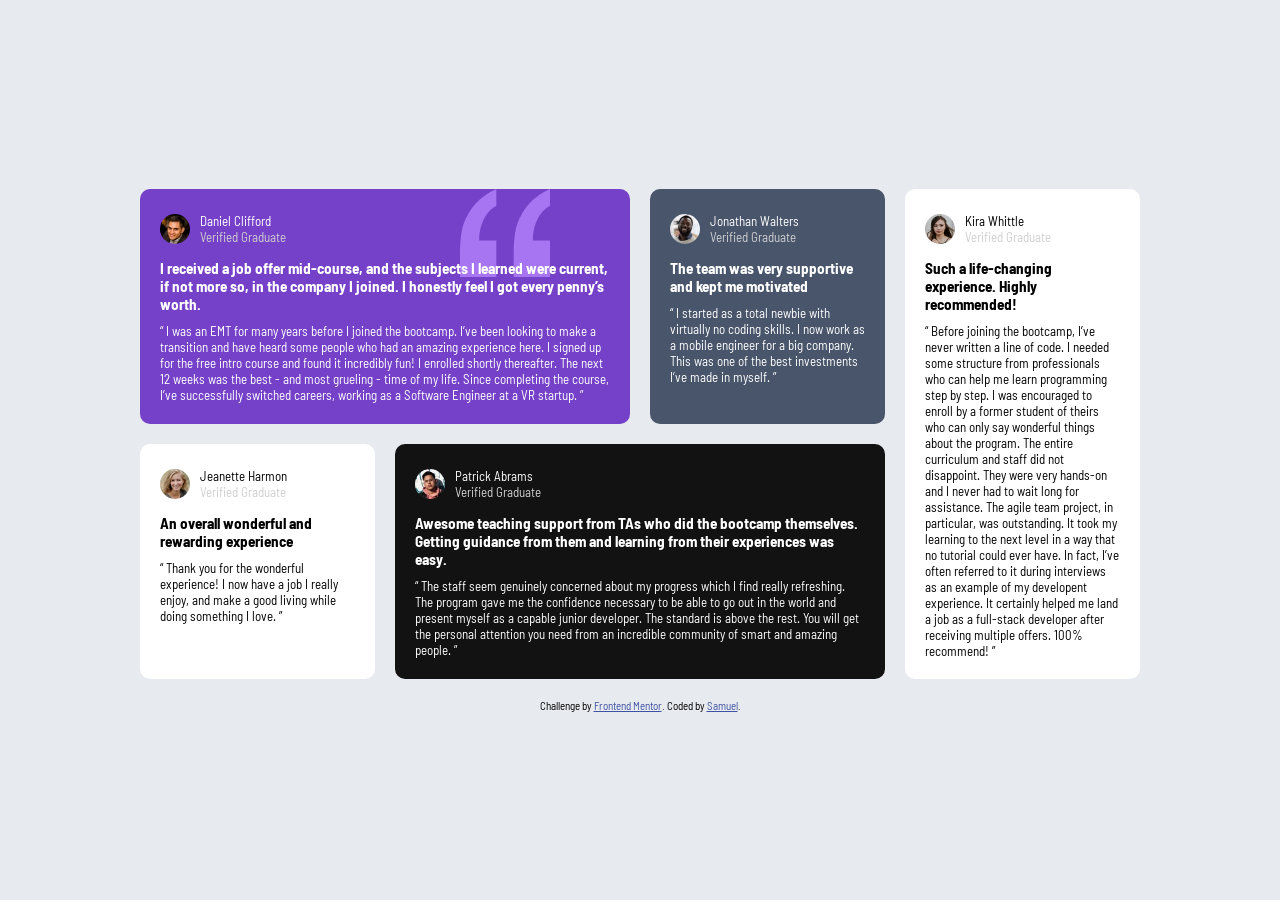
<file: testimonials-grid-section-main/index.html>
<!doctype html>
<html lang="en">
  <head>
    <meta charset="UTF-8" />
    <meta name="viewport" content="width=device-width, initial-scale=1.0" />
    <!-- displays site properly based on user's device -->

    <link
      rel="icon"
      type="image/png"
      sizes="32x32"
      href="./images/favicon-32x32.png"
    />

    <link rel="stylesheet" href="style.css" />

    <title>Frontend Mentor | [Samuel]</title>

    <style>
      .attribution {
        font-size: 0.6875rem;
        text-align: center;
        margin-top: 20px;
      }
      .attribution a {
        color: hsl(228, 45%, 44%);
      }
    </style>
  </head>
  <body>
    <main class="testimonials-grid">
      <div class="card card1">
        <header>
          <img src="images/image-daniel.jpg" alt="Daniel Clifford" />
          <div class="name">
            <p>Daniel Clifford</p>
            <span>Verified Graduate </span>
          </div>
        </header>
        <h3>
          I received a job offer mid-course, and the subjects I learned were
          current, if not more so, in the company I joined. I honestly feel I
          got every penny’s worth.
        </h3>
        <p>
          “ I was an EMT for many years before I joined the bootcamp. I’ve been
          looking to make a transition and have heard some people who had an
          amazing experience here. I signed up for the free intro course and
          found it incredibly fun! I enrolled shortly thereafter. The next 12
          weeks was the best - and most grueling - time of my life. Since
          completing the course, I’ve successfully switched careers, working as
          a Software Engineer at a VR startup. ”
        </p>
      </div>
      <div class="card card2">
        <header>
          <img src="images/image-jonathan.jpg" alt="Jonathan Walters" />
          <div class="name">
            <p>Jonathan Walters</p>
            <span>Verified Graduate </span>
          </div>
        </header>
        <h3>The team was very supportive and kept me motivated</h3>
        <p>
          “ I started as a total newbie with virtually no coding skills. I now
          work as a mobile engineer for a big company. This was one of the best
          investments I’ve made in myself. ”
        </p>
      </div>

      <div class="card card3">
        <header>
          <img src="images/image-jeanette.jpg" alt="Jeanette Harmon" />
          <div class="name">
            <p>Jeanette Harmon</p>
            <span>Verified Graduate </span>
          </div>
        </header>
        <h3>An overall wonderful and rewarding experience</h3>
        <p>
          “ Thank you for the wonderful experience! I now have a job I really
          enjoy, and make a good living while doing something I love. ”
        </p>
      </div>

      <div class="card card4">
        <header>
          <img src="images/image-patrick.jpg" alt="Patrick Abrams" />
          <div class="name">
            <p>Patrick Abrams</p>
            <span>Verified Graduate </span>
          </div>
        </header>
        <h3>
          Awesome teaching support from TAs who did the bootcamp themselves.
          Getting guidance from them and learning from their experiences was
          easy.
        </h3>
        <p>
          “ The staff seem genuinely concerned about my progress which I find
          really refreshing. The program gave me the confidence necessary to be
          able to go out in the world and present myself as a capable junior
          developer. The standard is above the rest. You will get the personal
          attention you need from an incredible community of smart and amazing
          people. ”
        </p>
      </div>

      <div class="card card5">
        <header>
          <img src="images/image-kira.jpg" alt="Kira Whittle" />
          <div>
            <p>Kira Whittle</p>
            <span>Verified Graduate </span>
          </div>
        </header>
        <h3>Such a life-changing experience. Highly recommended!</h3>
        <p>
          “ Before joining the bootcamp, I’ve never written a line of code. I
          needed some structure from professionals who can help me learn
          programming step by step. I was encouraged to enroll by a former
          student of theirs who can only say wonderful things about the program.
          The entire curriculum and staff did not disappoint. They were very
          hands-on and I never had to wait long for assistance. The agile team
          project, in particular, was outstanding. It took my learning to the
          next level in a way that no tutorial could ever have. In fact, I’ve
          often referred to it during interviews as an example of my developent
          experience. It certainly helped me land a job as a full-stack
          developer after receiving multiple offers. 100% recommend! ”
        </p>
      </div>
    </main>
    <footer class="attribution">
      Challenge by
      <a href="https://www.frontendmentor.io?ref=challenge">Frontend Mentor</a>.
      Coded by <a href="#">Samuel</a>.
    </footer>
  </body>
</html>
</file>
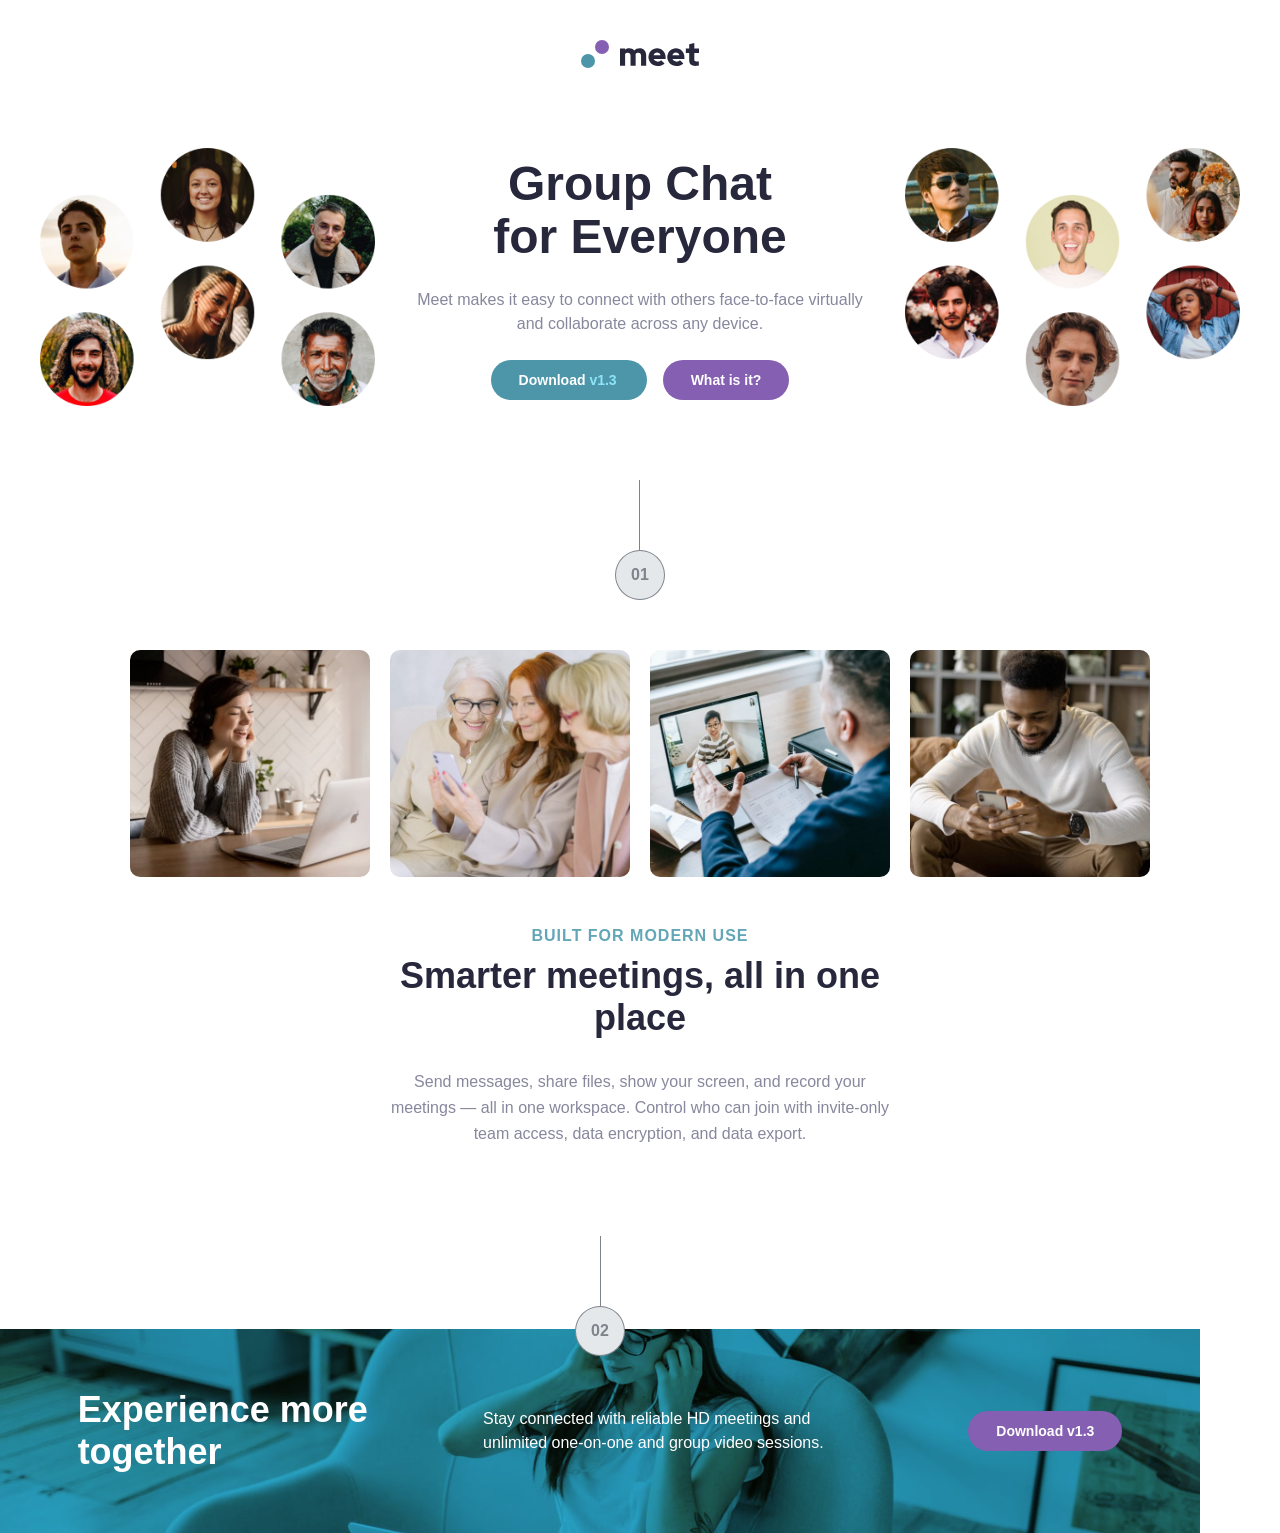
<file: meet-landing-page/LandingPage/index.html>
<!doctype html>
<html lang="en">
  <head>
    <meta charset="UTF-8" />
    <meta name="viewport" content="width=device-width, initial-scale=1.0" />
    <link
      rel="icon"
      type="image/png"
      sizes="32x32"
      href="./assets/favicon-32x32.png"
    />
    <link rel="stylesheet" href="style.css" />
    <title>Frontend Mentor | Meet landing page</title>
  </head>

  <body>
    <div class="logo">
      <img src="assets/logo.svg" alt="page-logo" />
    </div>
    <header>
      <div class="hero-image tablet">
        <img src="assets/tablet/image-hero.png" alt="" />
      </div>
      <div class="hero-left image">
        <img src="assets/desktop/image-hero-left.png" alt="" />
      </div>
      <div class="header-middle">
        <h1>
          Group Chat <br />
          for Everyone
        </h1>
        <div class="header-text">
          <p>
            Meet makes it easy to connect with others face-to-face virtually and
            collaborate across any device.
          </p>
          <button class="download">Download <span>v1.3</span></button>
          <button class="more">What is it?</button>
        </div>
      </div>
      <div class="hero-right image">
        <img src="assets/desktop/image-hero-right.png" alt="" />
      </div>
    </header>
    <main class="landing-page">
      <div class="line1">
        <span class="vertical-line"></span>
        <span class="zero one">01</span>
      </div>
      <div class="images">
        <img src="assets/desktop/image-woman-in-videocall.jpg" alt="" />
        <img src="assets/desktop/image-women-videochatting.jpg" alt="" />
        <img src="assets/desktop/image-men-in-meeting.jpg" alt="" />
        <img src="assets/desktop/image-man-texting.jpg" alt="" />
      </div>
      <div class="main-texts">
        <div class="main-header">
          <p>Built for modern use</p>
          <h1>Smarter meetings, all in one place</h1>
        </div>
        <div class="main-paragraph">
          <p>
            Send messages, share files, show your screen, and record your
            meetings — all in one workspace. Control who can join with
            invite-only team access, data encryption, and data export.
          </p>
        </div>
      </div>
    </main>
    <footer>
      <div class="line2">
        <span class="vertical-line"></span>
        <span class="zero two">02</span>
      </div>
      <div class="footer-page">
        <div class="footer-left">
          <h1>
            Experience more <br />
            together
          </h1>
        </div>
        <div class="footer-middle">
          <p>
            Stay connected with reliable HD meetings and unlimited one-on-one
            and group video sessions.
          </p>
        </div>
        <div class="footer-right">
          <button>Download v1.3</button>
        </div>
      </div>
    </footer>
  </body>
</html>
</file>
<file: testimonials-grid-section-main/style.css>
@import url("https://fonts.googleapis.com/css2?family=Barlow+Semi+Condensed:ital,wght@0,100;0,200;0,300;0,400;0,500;0,600;0,700;0,800;0,900;1,100;1,200;1,300;1,400;1,500;1,600;1,700;1,800;1,900&display=swap");

* {
  margin: 0;
  padding: 0;
  box-sizing: border-box;
}

:root {
  --color-purple-500: hsl(263, 55%, 52%);
  --color-purple-300: hsl(264, 82%, 80%);
  --color-purple-50: hsl(260, 100%, 95%);
  --color-grey-100: hsl(214, 17%, 92%);
  --color-grey-200: hsl(0, 0%, 81%);
  --color-grey-400: hsl(224, 10%, 45%);
  --color-grey-500: hsl(217, 19%, 35%);
  --color-dark-blue: hsl(219, 29%, 14%);
  --color-black: hsl(0, 0%, 7%);
  --color-white: hsl(0, 0%, 100%);
}

body {
  max-width: 1440px;
  font-family: "Barlow Semi Condensed", sans-serif;
  min-height: 100vh;
  display: flex;
  justify-content: center;
  align-items: center;
  flex-direction: column;
  font-size: 13px;
  background-color: var(--color-grey-100);
}

.testimonials-grid {
  display: grid;
  max-width: 1000px;
  grid-template-columns: repeat(4, 1fr);
  grid-template-rows: repeat(2, 1fr);
  gap: 20px;
}

.card {
  padding: 20px;
  text-align: left;
  border-radius: 10px;
}

.card h3 {
  margin-bottom: 10px;
}

header {
  display: flex;
  gap: 10px;
  align-items: center;
  margin-bottom: 10px;
}

header img {
  border-radius: 50%;
  width: 30px;
  margin: 5px 0;
}

header span {
  color: var(--color-grey-200);
}

.card1 {
  grid-column: 1/3;
  background-color: var(--color-purple-500);
  color: var(--color-white);
  background-image: url(images/bg-pattern-quotation.svg);
  background-repeat: no-repeat;
  background-position: 80% 0%;
  background-size: 90px;
}

.card2 {
  background-color: var(--color-grey-500);
  color: var(--color-white);
}

.card3 {
  background-color: var(--color-white);
}

.card5 {
  grid-column: 4;
  grid-row: 1/3;
  background-color: var(--color-white);
}

.card4 {
  grid-column: 2/4;
  background-color: var(--color-black);
  color: var(--color-white);
}

@media (max-width: 768px) {
  .testimonials-grid {
    grid-template-columns: 1fr;
    margin: 20px;
  }

  .card1,
  .card4,
  .card5 {
    grid-column: auto;
    grid-row: auto;
  }

  footer {
    margin-bottom: 20px;
  }
}
</file>
<file: meet-landing-page/LandingPage/style.css>
* {
  padding: 0;
  margin: 0;
  box-sizing: border-box;
}

body {
  max-width: 1200px;
  margin: 0 auto;
}

.logo {
  margin: 40px 0;
  display: flex;
  justify-content: center;
}

header {
  display: flex;
  justify-content: center;
  align-items: center;
  gap: 40px;
  padding: 40px 0;
}

.header-middle {
  text-align: center;
  max-width: 450px;
}

.header-middle h1 {
  font-family: "Segoe UI", Tahoma, Geneva, Verdana, sans-serif;
  font-size: 48px;
  font-weight: 900;
  color: #28283d;
  margin-bottom: 24px;
  line-height: 1.1;
}

.header-text p {
  color: #87879d;
  font-size: 16px;
  line-height: 1.5;
  margin-bottom: 24px;
  font-family: "Segoe UI", Tahoma, Geneva, Verdana, sans-serif;
}

.header-text button {
  border: none;
  padding: 12px 28px;
  margin: 0 6px;
  border-radius: 24px;
  color: white;
  font-size: 14px;
  font-weight: 700;
  cursor: pointer;
}

.header-text button span {
  color: #8fe3f9;
  margin-right: 2px;
}

.header-text .download {
  background-color: #4d96a9;
}

.header-text .download:hover {
  background-color: #71c0d4;
}

.header-text .more {
  background-color: #855fb1;
}

.header-text .more:hover {
  background-color: #b18bdd;
}

.image img {
  max-width: 100%;
  height: auto;
}

.hero-image {
  display: none;
}

main {
  display: flex;
  flex-direction: column;
  justify-content: space-between;
  text-align: center;
  align-items: center;
  margin: 30px 0;
}

.line1,
.line2 {
  display: flex;
  flex-direction: column;
  align-items: center;
  margin-bottom: 50px;
  font-family: "Segoe UI", Tahoma, Geneva, Verdana, sans-serif;
}

.line2 {
  position: relative;
  z-index: 1;
}

.vertical-line {
  background-color: rgb(126, 132, 139);
  width: 1px;
  height: 70px;
}

.zero {
  font-weight: 700;
  color: rgb(126, 132, 139);
  background-color: rgb(229, 232, 235);
  padding: 15px;
  border-radius: 50%;
  border: 1px solid rgb(126, 132, 139);
}

main .images {
  display: flex;
  justify-content: center;
  width: 100%;
  gap: 20px;
}

main .images img {
  max-width: 800px;
  width: 20%;
  height: auto;
  border-radius: 10px;
}

main .main-texts {
  /* margin: 20px; */
  margin-top: 40px;
  margin-bottom: 60px;
  max-width: 500px;
  display: flex;
  flex-direction: column;
  justify-content: center;
  text-align: center;
  align-items: center;
  font-family: "Segoe UI", Tahoma, Geneva, Verdana, sans-serif;
}

.main-header p {
  color: #63a6b7;
  font-weight: 600;
  margin: 10px 0;
  letter-spacing: 1px;
  text-transform: uppercase;
}

.main-header h1 {
  margin: 10px 0;
  color: #28283d;
  font-size: 36px;
}

.main-texts .main-paragraph {
  color: #87879d;
  line-height: 1.6;
  margin-top: 20px;
}

footer {
  position: relative;
  width: 100%;
  left: 50%;
  margin-left: -50vw;
  font-family: "Segoe UI", Tahoma, Geneva, Verdana, sans-serif;
}

footer .footer-page {
  display: flex;
  justify-content: space-around;
  align-items: center;
  padding: 60px 20px;
  margin-top: -77px;
  background-image: url("assets/desktop/image-footer.jpg");
  background-size: cover;
  background-position: center;
  background-color: #2baecf;
  background-blend-mode: multiply;
  color: #ffffff;
}

.footer-left h1 {
  font-size: 36px;
}

.footer-middle {
  max-width: 370px;
  line-height: 1.5;
}

.footer-right button {
  background-color: #855fb1;
  color: #ffffff;
  border: none;
  padding: 12px 28px;
  border-radius: 24px;
  font-size: 14px;
  font-weight: 700;
  cursor: pointer;
}

.footer-right button:hover {
  background-color: #b18bdd;
}

/* === Responsive Design === */

/* Tablet: 768px and below */
@media (max-width: 768px) {
  header {
    display: flex;
    flex-wrap: wrap;
  }

  .hero-image {
    display: block;
  }

  .header-middle {
    width: 100%;
    /* order: 2; */
  }

  .image {
    display: none;
  }

  footer .footer-page {
    display: flex;
    flex-direction: column;
  }

  .footer-left h1 br {
    display: none;
  }

  .footer-middle {
    margin: 15px 0;
  }
}

/* Phone: 375px and below */
@media (max-width: 375px) {
  .hero-image img {
    width: 100%;
    max-width: 360px;
  }

  .header-middle h1 {
    font-size: 40px;
    margin: 10px 0;
  }

  .header-text p {
    font-size: 14px;
    margin-bottom: 42px;
  }

  .header-text button {
    margin: 8px 0;
    width: 250px;
  }

  .header-text {
    display: flex;
    flex-direction: column;
    justify-content: center;
    align-items: center;
  }

  .landing-page .images {
    display: flex;
    flex-wrap: wrap;
  }

  main .images img {
    width: 40%;
  }
}
</file>
